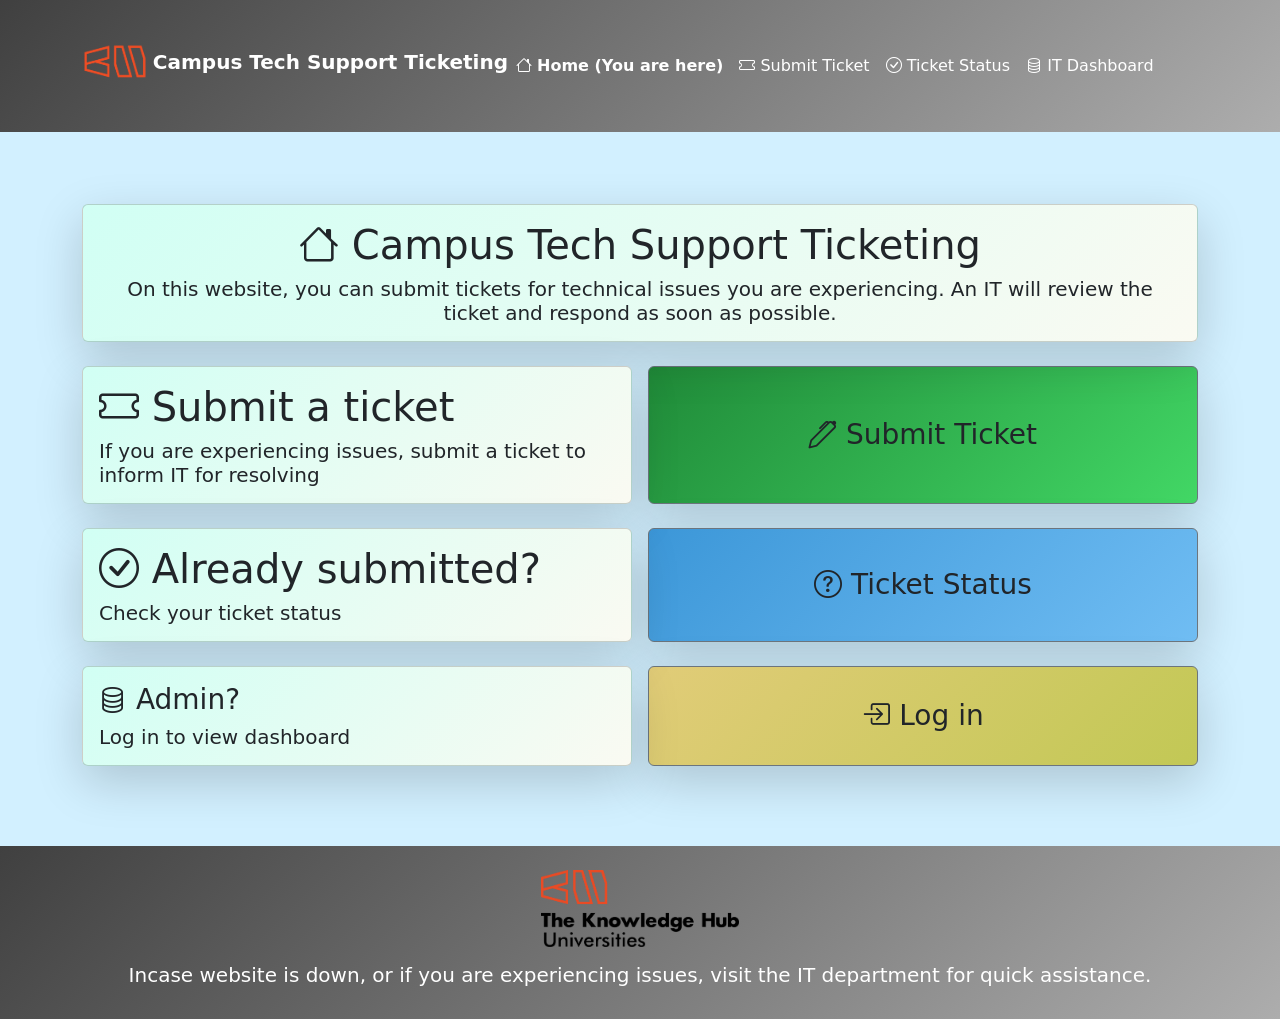
<file: index.html>
<!DOCTYPE html>
<html lang="en">
<head>
    <meta charset="UTF-8">
    <meta name="viewport" content="width=device-width, initial-scale=1.0">
    <!-- Don't forget to rename the title based on your page-->
    <title>Home Page</title>
    <!-- Link all three stylesheets in this order-->
    <link rel="stylesheet" href="https://cdn.jsdelivr.net/npm/bootstrap@5.3.8/dist/css/bootstrap.min.css" rel="stylesheet" integrity="sha384-sRIl4kxILFvY47J16cr9ZwB07vP4J8+LH7qKQnuqkuIAvNWLzeN8tE5YBujZqJLB" crossorigin="anonymous">
    <link rel="stylesheet" href="https://cdn.jsdelivr.net/npm/bootstrap-icons@1.10.5/font/bootstrap-icons.css">
    <link rel="stylesheet" href="styles.css">
</head>

<!--Remember to read comments in styles.css to get a better understanding of the colors used!!!!!!!!!!!-->

<body class="bg-brandbg">
    <!-- Copy the header-->
    <header class="bg-brand text-white py-4 text-center">
            <nav class="navbar navbar-expand-lg">
                <div class="container align-items-start align-items-lg-center">
                    <a class="navbar-brand h2 fw-bold text-white d-flex align-items-center me-0" href="index.html">
                        <img src="tkhlogo.png" alt="TKH logo" class="me-1" height="50" >
                        <span class="text-wrap">Campus Tech Support Ticketing</span>
                    </a>
                    
                    <button class="navbar-toggler" type="button" data-bs-toggle="collapse" data-bs-target="#navBar">
                        <span class="navbar-toggler-icon"></span>
                    </button>

                    <div class="collapse navbar-collapse" id="navBar">
                        <ul class="navbar-nav me-auto">
                            <li class="nav-item"><a class="nav-link active text-white" href="index.html"><i class="bi bi-house"></i> <strong> Home (You are here)</strong></a></li>
                            <li class="nav-item"><a class="nav-link text-white" href="ticketform.html"><i class="bi bi-ticket"></i> Submit Ticket</a></li>
                            <li class="nav-item"><a class="nav-link text-white" href="ticketstatus.html"><i class="bi bi-check-circle"></i> Ticket Status</a></li>
                            <li class="nav-item"><a class="nav-link text-white" href="dashboard.html"><i class="bi bi-database"></i> IT Dashboard</a></li>
                        </ul>
                    </div>
                </div>
            </nav>
    </header>

    <main class="container my-4 py-5">
        <div class="row g-3">
            <article class="col-sm-12 col-md-12 col-lg-12 mb-2">
                <div class="card h-100 bg-brandcard shadow-lg">
                    <div class="card-body">
                        <h1 class="card-title text-center"><i class="bi bi-house"></i> Campus Tech Support Ticketing</h1>
                        <h5 class="card-text text-center">On this website, you can submit tickets for technical issues you are experiencing. An IT will review the ticket and respond as soon as possible.</h5>
                    </div>
                </div>
            </article>
            <article class="col-sm-12 col-md-6 col-lg-6 mb-2">
                <div class="card h-100 bg-brandcard shadow-lg">
                    <div class="card-body">
                        <h1 class="card-title"><i class="bi bi-ticket"></i> Submit a ticket</h1>
                        <h5 class="card-text">If you are experiencing issues, submit a ticket to inform IT for resolving</h5>
                    </div>
                </div>
            </article>
            <article class="col-sm-12 col-md-6 col-lg-6 mb-2">
                <button type="button" class="btn bg-mainbutton shadow-lg h-100 w-100 fs-3 border-secondary" onclick="window.location.href='ticketform.html'"><i class="bi bi-pen"></i> Submit Ticket</button>
            </article>

            <article class="col-sm-12 col-md-6 col-lg-6 mb-2">
                <div class="card h-100 bg-brandcard shadow-lg">
                    <div class="card-body">
                        <h1 class="card-title"><i class="bi bi-check-circle"></i> Already submitted?</h1>
                        <h5 class="card-text">Check your ticket status</h5>
                    </div>
                </div>
            </article>
            <article class="col-sm-12 col-md-6 col-lg-6 mb-2">
                <button type="button" class="btn bg-secondbutton shadow-lg h-100 w-100 fs-3 border-secondary" onclick="window.location.href='ticketstatus.html'"><i class="bi bi-question-circle"></i> Ticket Status</button>
            </article>

            <article class="col-sm-12 col-md-6 col-lg-6 mb-2">
                <div class="card h-100 bg-brandcard shadow-lg">
                    <div class="card-body">
                        <h3 class="card-title"><i class="bi bi-database"></i> Admin?</h3>
                        <h5 class="card-text">Log in to view dashboard</h5>
                    </div>
                </div>
            </article>
            <article class="col-sm-12 col-md-6 col-lg-6 mb-2">
                <button type="button" class="btn bg-thirdbutton shadow-lg h-100 w-100 fs-3 border-secondary" onclick="window.location.href='dashboard.html'"><i class="bi bi-box-arrow-in-right"></i> Log in</button>
            </article>
        </div>
    </main>
    
    <!-- Copy the footer-->
    <footer class="bg-brand text-white py-4 text-center">
        <article>
            <div>
                <img src="tkh.png" alt="The Knowledge Hub" width="198.5" height="77.5" class="mb-3">
            </div>
            <div>
                <h5>Incase website is down, or if you are experiencing issues, visit the IT department for quick assistance.</h5>
            </div>
        </article>
    </footer>

    <!-- Copy the JavaScript for Bootstrap-->
    <script src="https://cdn.jsdelivr.net/npm/bootstrap@5.3.8/dist/js/bootstrap.bundle.min.js" integrity="sha384-FKyoEForCGlyvwx9Hj09JcYn3nv7wiPVlz7YYwJrWVcXK/BmnVDxM+D2scQbITxI" crossorigin="anonymous"></script>
</body>
</html>
</file>
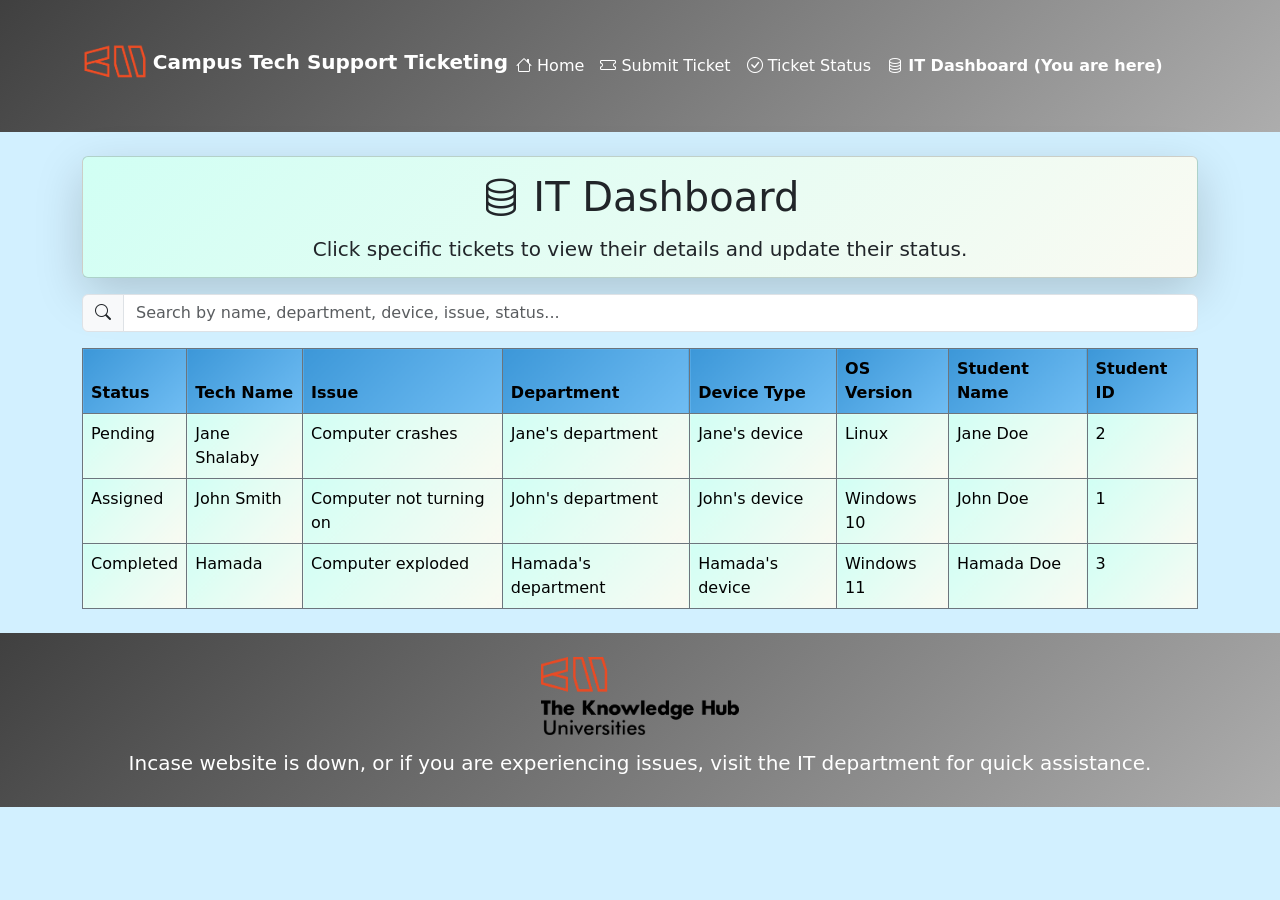
<file: dashboard.html>
<!DOCTYPE html>
<html lang="en">
<head>
    <meta charset="UTF-8">
    <meta name="viewport" content="width=device-width, initial-scale=1.0">
    <title>Dashboard</title>
    <link rel="stylesheet" href="https://cdn.jsdelivr.net/npm/bootstrap@5.3.8/dist/css/bootstrap.min.css" rel="stylesheet" integrity="sha384-sRIl4kxILFvY47J16cr9ZwB07vP4J8+LH7qKQnuqkuIAvNWLzeN8tE5YBujZqJLB" crossorigin="anonymous">
    <link rel="stylesheet" href="https://cdn.jsdelivr.net/npm/bootstrap-icons@1.10.5/font/bootstrap-icons.css">
    <link rel="stylesheet" href="styles.css">
</head>

<body class="bg-brandbg">

    <header class="bg-brand text-white py-4 text-center">
            <nav class="navbar navbar-expand-lg">
                <div class="container align-items-start align-items-lg-center">
                    <a class="navbar-brand h2 fw-bold text-white d-flex align-items-center me-0" href="index.html">
                        <img src="tkhlogo.png" alt="TKH logo" class="me-1" height="50" >
                        <span class="text-wrap">Campus Tech Support Ticketing</span>
                    </a>
                    
                    <button class="navbar-toggler" type="button" data-bs-toggle="collapse" data-bs-target="#navBar">
                        <span class="navbar-toggler-icon"></span>
                    </button>

                    <div class="collapse navbar-collapse" id="navBar">
                        <ul class="navbar-nav me-auto">
                            <li class="nav-item"><a class="nav-link active text-white" href="index.html"><i class="bi bi-house"></i> Home</a></li>
                            <li class="nav-item"><a class="nav-link text-white" href="ticketform.html"><i class="bi bi-ticket"></i> Submit Ticket</a></li>
                            <li class="nav-item"><a class="nav-link text-white" href="ticketstatus.html"><i class="bi bi-check-circle"></i> Ticket Status</a></li>
                            <li class="nav-item"><a class="nav-link text-white" href="dashboard.html"><i class="bi bi-database"></i> <strong>IT Dashboard (You are here)</strong></a></li>
                        </ul>
                    </div>
                </div>
            </nav>
    </header>

    <main class="container mt-3 py-2">  

        <!-- Main text-->
        <div class="row g-3">
            <article class="col-sm-12 col-md-12 col-lg-12 mb-3">
                <div class="card h-100 bg-brandcard shadow-lg">
                    <div class="card-body">
                        <h1 class="card-title text-center mb-3"><i class="bi bi-database"></i> IT Dashboard</h1>
                        <h5 class="card-text text-center"> Click specific tickets to view their details and update their status.</h5>
                    </div>
                </div>
            </article>
        </div>

        <!-- Search bar that filters the table -->
        <div class="mb-3">
            <!-- Label for accessibility -->
            <label for="tableSearch" class="form-label visually-hidden">Search tickets</label>
            
            <!-- Search bar -->
            <div class="input-group">
                <span class="input-group-text"><i class="bi bi-search"></i></span>
                <input type="search" id="tableSearch" class="form-control"
                   placeholder="Search by name, department, device, issue, status..."
                   autocomplete="off">
            </div>
        </div>

        <!-- table-responsive stops the table from overflowing off the screen -->
        <div  class="table-responsive">
            <!-- Table for displaying ticket information    -->
            <table class="table table-hover table-bordered border-secondary">
                
                <thead class="table-header">
                    <tr>
                        <!-- The scope=col doesn't really matter much, but it helps with accessibility -->
                        <th scope="col">Status</th>
                        <th scope="col">Tech Name</th>
                        <th scope="col">Issue</th>
                        <th scope="col">Department</th>
                        <th scope="col">Device Type</th>
                        <th scope="col">OS Version</th>
                        <th scope="col">Student Name</th>
                        <th scope="col">Student ID</th>
                    </tr>
                </thead>

                <tbody id="ticketTableBody" class="table-body" >

                    <tr>
                        <td>Pending</td>
                        <td>Jane Shalaby</td>
                        <td>Computer crashes</td>
                        <td>Jane's department</td>
                        <td>Jane's device</td>
                        <td>Linux</td>
                        <td>Jane Doe</td>
                        <td>2</td>
                    </tr>

                    <tr>
                        <td>Assigned</td>
                        <td>John Smith</td>
                        <td>Computer not turning on</td>
                        <td>John's department</td>
                        <td>John's device</td>
                        <td>Windows 10</td>
                        <td>John Doe</td>
                        <td>1</td>
                    </tr>

                    <tr>
                        <td>Completed</td>
                        <td>Hamada</td>
                        <td>Computer exploded</td>
                        <td>Hamada's department</td>
                        <td>Hamada's device</td>
                        <td>Windows 11</td>
                        <td>Hamada Doe</td>
                        <td>3</td>
                    </tr>
                    
                </tbody>
            </table>
        </div>

    </main>

    <footer class="bg-brand text-white py-4 text-center">
        <article>
            <div>
                <img src="tkh.png" alt="The Knowledge Hub" width="198.5" height="77.5" class="mb-3">
            </div>
            <div>
                <h5>Incase website is down, or if you are experiencing issues, visit the IT department for quick assistance.</h5>
            </div>
        </article>
    </footer>

    <script src="https://cdn.jsdelivr.net/npm/bootstrap@5.3.8/dist/js/bootstrap.bundle.min.js" integrity="sha384-FKyoEForCGlyvwx9Hj09JcYn3nv7wiPVlz7YYwJrWVcXK/BmnVDxM+D2scQbITxI" crossorigin="anonymous"></script>

    

</body>
</html>
</file>
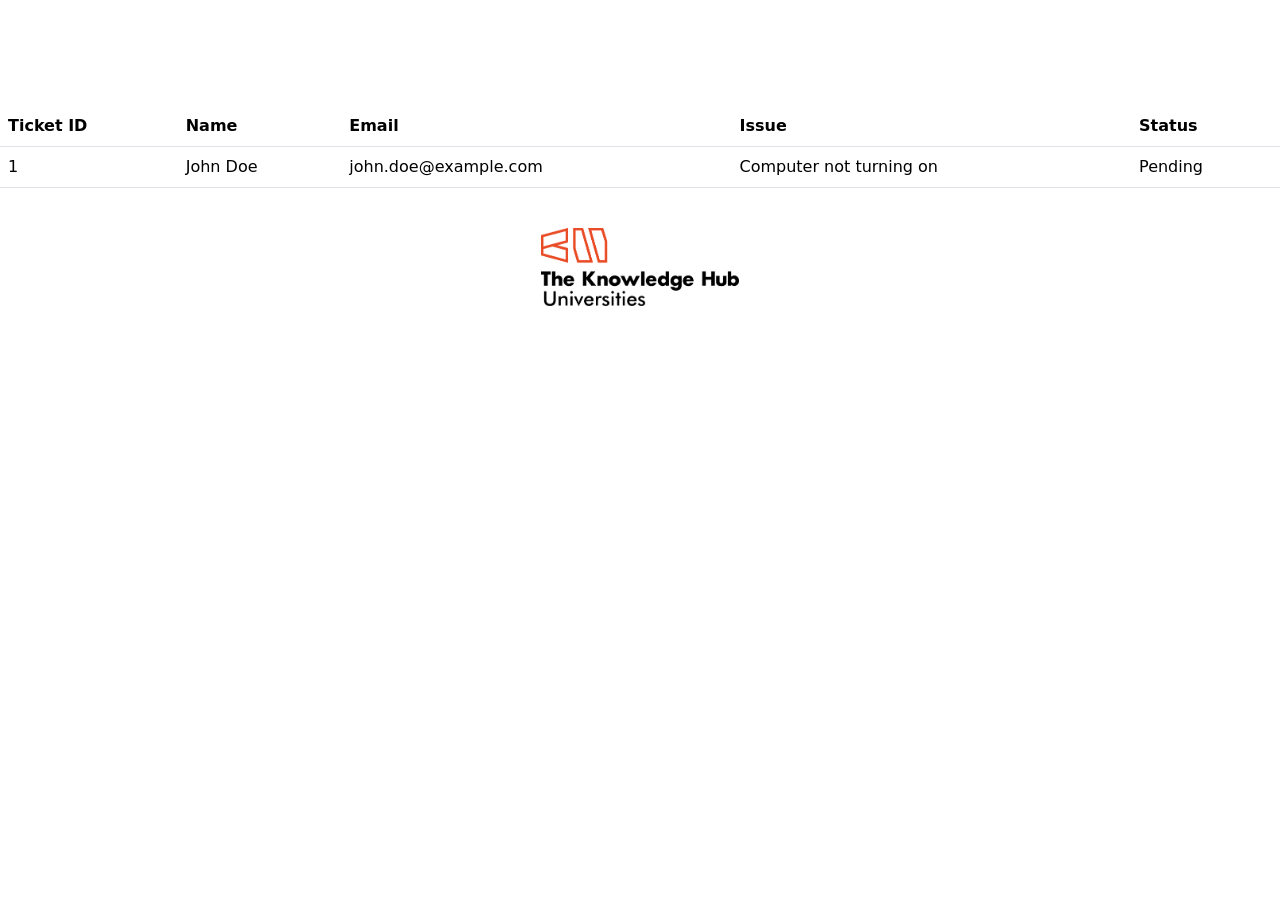
<file: IT Dashboard.html>
<!DOCTYPE html>
<html lang="en">
<head>
    <meta charset="UTF-8">
    <meta name="viewport" content="width=device-width, initial-scale=1.0">
    <title>IT Dashboard</title>
    <link rel="stylesheet" href="https://cdn.jsdelivr.net/npm/bootstrap@5.3.8/dist/css/bootstrap.min.css" rel="stylesheet" integrity="sha384-sRIl4kxILFvY47J16cr9ZwB07vP4J8+LH7qKQnuqkuIAvNWLzeN8tE5YBujZqJLB" crossorigin="anonymous">
    <link rel="stylesheet" href="https://cdn.jsdelivr.net/npm/bootstrap-icons@1.10.5/font/bootstrap-icons.css">
    <link rel="stylesheet" href="styles.css">
</head>

<body class="bg-lightblue">

    <header class="bg-graygradient text-white py-4 text-center">
            <nav class="navbar navbar-expand-lg">
                <div class="container">
                    <a class="navbar-brand h2 fw-bold text-white" href="#">Campus Tech Support Ticketing</a>
                    
                    <button class="navbar-toggler" type="button" data-bs-toggle="collapse" data-bs-target="#navBar">
                        <span class="navbar-toggler-icon"></span>
                    </button>

                    <div class="collapse navbar-collapse" id="navBar">
                        <ul class="navbar-nav me-auto">
                            <li class="nav-item"><a class="nav-link active text-white" href="index.html"><i class="bi bi-house"></i> Home</a></li>
                            <li class="nav-item"><a class="nav-link text-white" href="ticketform.html"><i class="bi bi-ticket"></i> Submit Ticket</a></li>
                            <li class="nav-item"><a class="nav-link text-white" href="ticketstatus.html"><i class="bi bi-check-circle"></i> Ticket Status</a></li>
                            <li class="nav-item"><a class="nav-link text-white" href="dashboard.html"><i class="bi bi-database"></i> IT Dashboard</a></li>
                        </ul>
                    </div>
                </div>
            </nav>
    </header>

    <main>  

        <table class="table table-hover">
            <thead class="bg-whitegradient">
                <tr>
                    <th scope="col">Ticket ID</th>
                    <th scope="col">Name</th>
                    <th scope="col">Email</th>
                    <th scope="col">Issue</th>
                    <th scope="col">Status</th>
                </tr>
            </thead>
            <tbody id="ticketTableBody">
                <tr>
                    <td>1</td>
                    <td>John Doe</td>
                    <td>john.doe@example.com</td>
                    <td>Computer not turning on</td>
                    <td>Pending</td>
                </tr>
            </tbody>
        </table>

    </main>

    <footer class="bg-graygradient text-white py-4 text-center">
        <article>
            <div>
                <img src="tkh.png" alt="The Knowledge Hub" width="198.5" height="77.5" class="mb-3">
            </div>
            <div>
                <h5>Incase website is down, or if you are experiencing issues, visit the IT department for quick assistance.</h5>
            </div>
        </article>
    </footer>

    <script src="https://cdn.jsdelivr.net/npm/bootstrap@5.3.8/dist/js/bootstrap.bundle.min.js" integrity="sha384-FKyoEForCGlyvwx9Hj09JcYn3nv7wiPVlz7YYwJrWVcXK/BmnVDxM+D2scQbITxI" crossorigin="anonymous"></script>

</body>
</html>
</file>
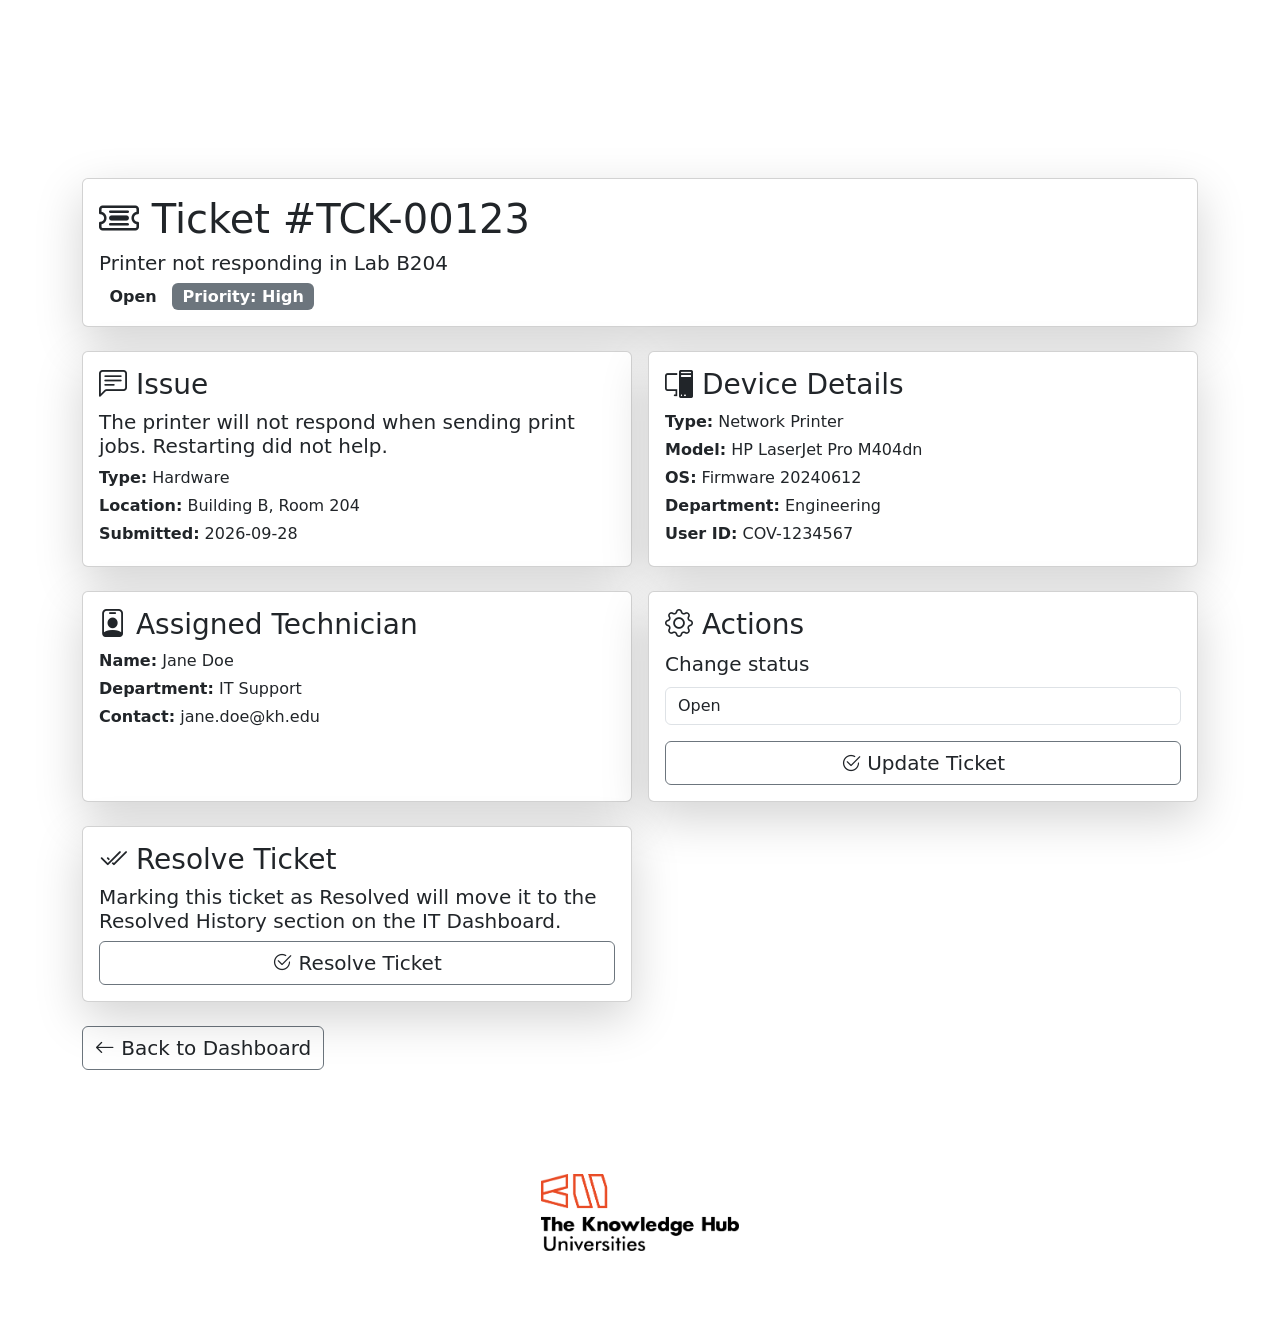
<file: ticketdetail.html>
<!DOCTYPE html>
<html lang="en">
<head>
    <meta charset="UTF-8">
    <meta name="viewport" content="width=device-width, initial-scale=1.0">
    <title>Ticket Detail</title>
    <link rel="stylesheet" href="https://cdn.jsdelivr.net/npm/bootstrap@5.3.8/dist/css/bootstrap.min.css" integrity="sha384-sRIl4kxILFvY47J16cr9ZwB07vP4J8+LH7qKQnuqkuIAvNWLzeN8tE5YBujZqJLB" crossorigin="anonymous">
    <link rel="stylesheet" href="https://cdn.jsdelivr.net/npm/bootstrap-icons@1.10.5/font/bootstrap-icons.css">
    <link rel="stylesheet" href="styles.css">
</head>
<body class="bg-lightblue">

    <header class="bg-graygradient text-white py-4 text-center">
        <nav class="navbar navbar-expand-lg">
            <div class="container">
                <a class="navbar-brand h2 fw-bold text-white" href="#">Campus Tech Support Ticketing</a>
                <button class="navbar-toggler" type="button" data-bs-toggle="collapse" data-bs-target="#navBar">
                    <span class="navbar-toggler-icon"></span>
                </button>
                <div class="collapse navbar-collapse" id="navBar">
                    <ul class="navbar-nav me-auto">
                        <li class="nav-item"><a class="nav-link text-white" href="index.html"><i class="bi bi-house"></i> Home</a></li>
                        <li class="nav-item"><a class="nav-link text-white" href="ticketform.html"><i class="bi bi-ticket"></i> Submit Ticket</a></li>
                        <li class="nav-item"><a class="nav-link text-white" href="ticketstatus.html"><i class="bi bi-check-circle"></i> Ticket Status</a></li>
                        <li class="nav-item"><a class="nav-link active text-white" href="dashboard.html"><i class="bi bi-database"></i> IT Dashboard</a></li>
                    </ul>
                </div>
            </div>
        </nav>
    </header>

    <main class="container my-4 py-5">
        <div class="row g-3">

            <article class="col-sm-12 col-md-12 col-lg-12 mb-2">
                <div class="card h-100 bg-whitegradient shadow-lg">
                    <div class="card-body">
                        <h1 class="card-title"><i class="bi bi-ticket-detailed"></i> Ticket #TCK-00123</h1>
                        <h5 class="card-text">Printer not responding in Lab B204</h5>
                        <span class="badge bg-yellowgradient text-dark fs-6">Open</span>
                        <span class="badge bg-secondary fs-6">Priority: High</span>
                    </div>
                </div>
            </article>

            <article class="col-sm-12 col-md-6 col-lg-6 mb-2">
                <div class="card h-100 bg-whitegradient shadow-lg">
                    <div class="card-body">
                        <h3 class="card-title"><i class="bi bi-chat-left-text"></i> Issue</h3>
                        <h5 class="card-text">The printer will not respond when sending print jobs. Restarting did not help.</h5>
                        <p class="mb-1"><strong>Type:</strong> Hardware</p>
                        <p class="mb-1"><strong>Location:</strong> Building B, Room 204</p>
                        <p class="mb-1"><strong>Submitted:</strong> 2026-09-28</p>
                    </div>
                </div>
            </article>

            <article class="col-sm-12 col-md-6 col-lg-6 mb-2">
                <div class="card h-100 bg-whitegradient shadow-lg">
                    <div class="card-body">
                        <h3 class="card-title"><i class="bi bi-pc-display"></i> Device Details</h3>
                        <p class="mb-1"><strong>Type:</strong> Network Printer</p>
                        <p class="mb-1"><strong>Model:</strong> HP LaserJet Pro M404dn</p>
                        <p class="mb-1"><strong>OS:</strong> Firmware 20240612</p>
                        <p class="mb-1"><strong>Department:</strong> Engineering</p>
                        <p class="mb-1"><strong>User ID:</strong> COV-1234567</p>
                    </div>
                </div>
            </article>

            <article class="col-sm-12 col-md-6 col-lg-6 mb-2">
                <div class="card h-100 bg-whitegradient shadow-lg">
                    <div class="card-body">
                        <h3 class="card-title"><i class="bi bi-person-badge"></i> Assigned Technician</h3>
                        <p class="mb-1"><strong>Name:</strong> Jane Doe</p>
                        <p class="mb-1"><strong>Department:</strong> IT Support</p>
                        <p class="mb-1"><strong>Contact:</strong> jane.doe@kh.edu</p>
                    </div>
                </div>
            </article>

            <article class="col-sm-12 col-md-6 col-lg-6 mb-2">
                <div class="card h-100 bg-whitegradient shadow-lg">
                    <div class="card-body">
                        <h3 class="card-title"><i class="bi bi-gear"></i> Actions</h3>
                        <label class="form-label fs-5">Change status</label>
                        <select class="form-control mb-3">
                            <option>Open</option>
                            <option>In Progress</option>
                            <option>Resolved</option>
                            <option>Closed</option>
                        </select>
                        <button type="button" class="btn bg-greengradient border-secondary w-100 fs-5">
                            <i class="bi bi-check2-circle"></i> Update Ticket
                        </button>
                    </div>
                </div>
            </article>

            <article class="col-sm-12 col-md-6 col-lg-6 mb-2">
                <div class="card h-100 bg-whitegradient shadow-lg">
                    <div class="card-body">
                        <h3 class="card-title"><i class="bi bi-check2-all"></i> Resolve Ticket</h3>
                        <h5 class="card-text">Marking this ticket as Resolved will move it to the Resolved History section on the IT Dashboard.</h5>
                        <form action="resolve.php" method="POST">
                            <input type="hidden" name="ticket_id" value="TCK-00123">
                            <button type="submit" class="btn bg-greengradient border-secondary w-100 fs-5">
                                <i class="bi bi-check2-circle"></i> Resolve Ticket
                            </button>
                        </form>
                    </div>
                </div>
            </article>

            <article class="col-sm-12 col-md-12 col-lg-12 mb-2">
                <a href="dashboard.html" class="btn bg-bluegradient border-secondary fs-5">
                    <i class="bi bi-arrow-left"></i> Back to Dashboard
                </a>
            </article>

        </div>
    </main>

    <footer class="bg-graygradient text-white py-4 text-center">
        <article>
            <div>
                <img src="tkh.png" alt="The Knowledge Hub" width="198.5" height="77.5" class="mb-3">
            </div>
            <div>
                <h5>Incase website is down, or if you are experiencing issues, visit the IT department for quick assistance.</h5>
            </div>
        </article>
    </footer>

    <script src="https://cdn.jsdelivr.net/npm/bootstrap@5.3.8/dist/js/bootstrap.bundle.min.js" integrity="sha384-FKyoEForCGlyvwx9Hj09JcYn3nv7wiPVlz7YYwJrWVcXK/BmnVDxM+D2scQbITxI" crossorigin="anonymous"></script>
</body>
</html>
</file>
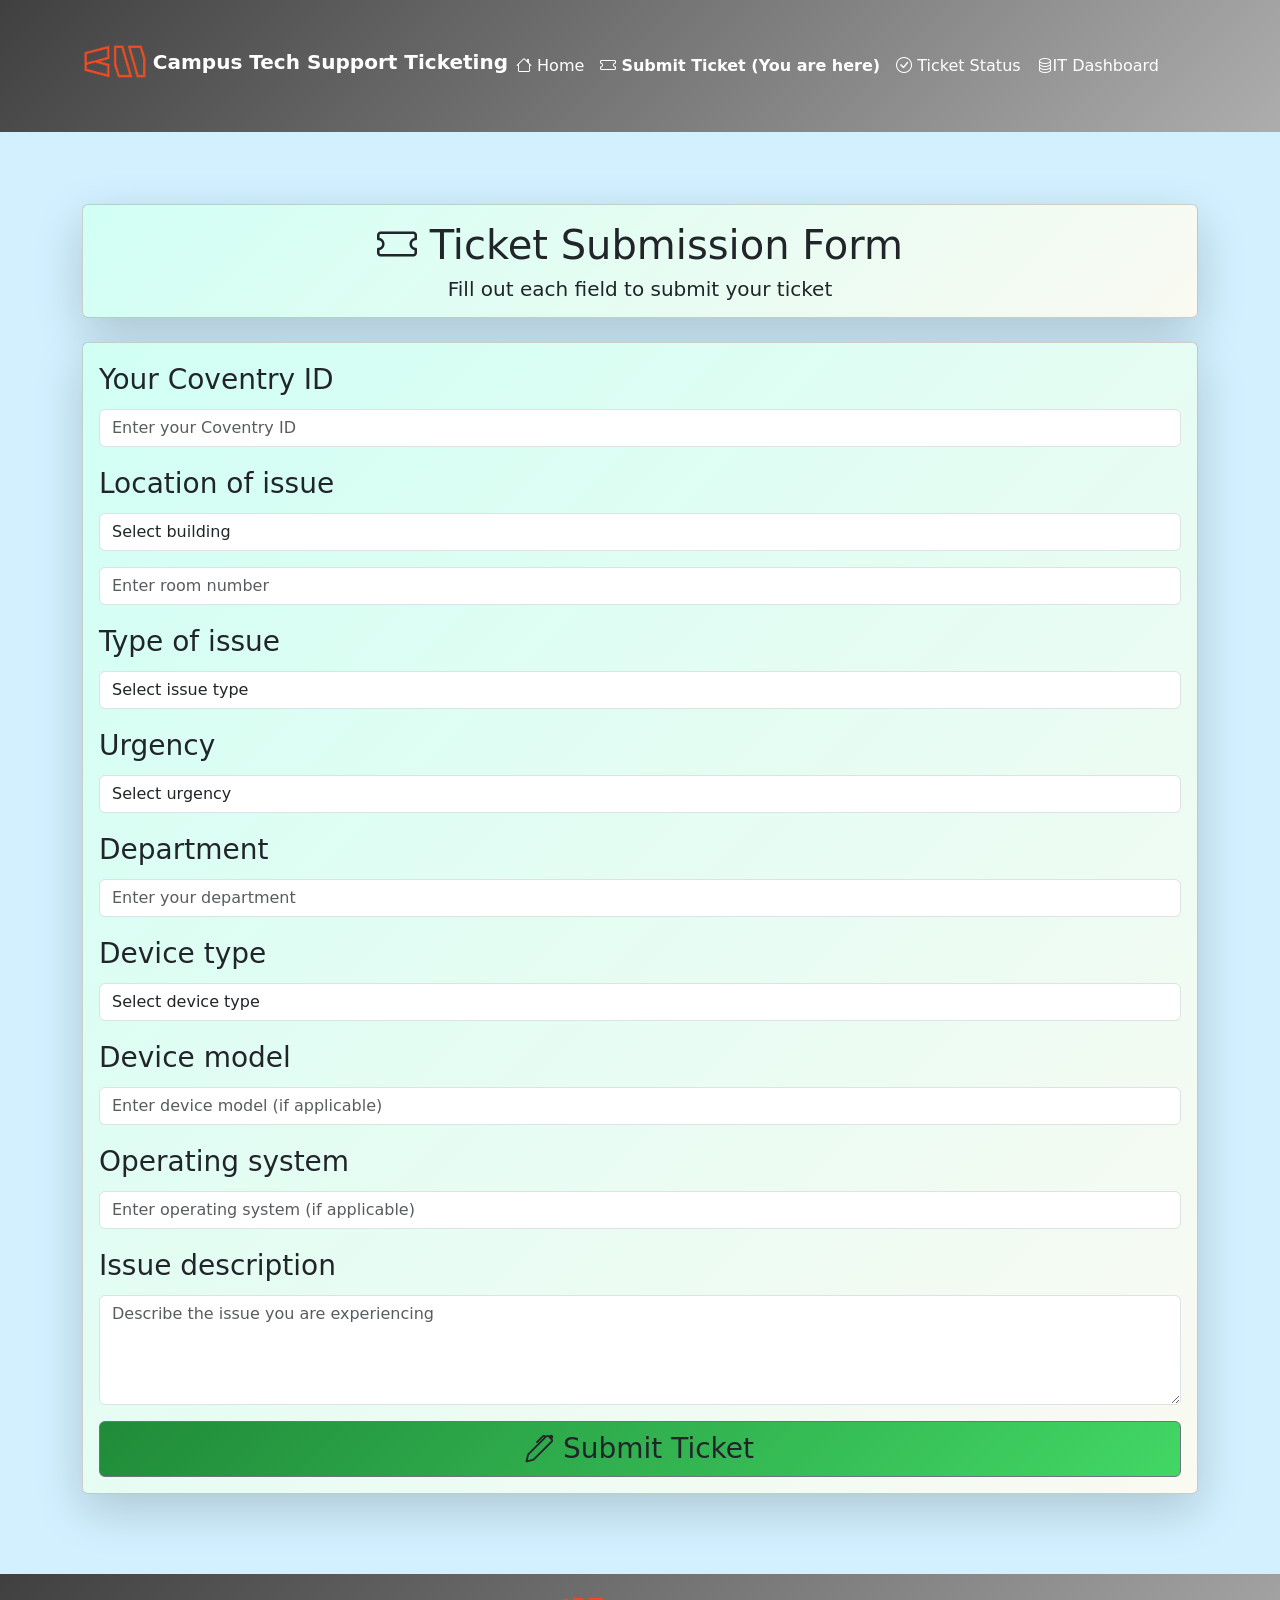
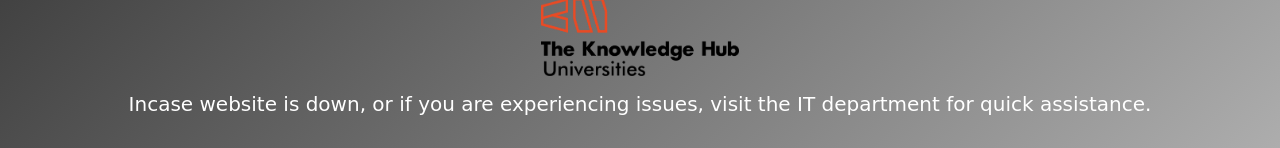
<file: ticketform.html>
<!DOCTYPE html>
<html lang="en">
<head>
    <meta charset="UTF-8">
    <meta name="viewport" content="width=device-width, initial-scale=1.0">
    <title>Ticket Form</title>
    <link rel="stylesheet" href="https://cdn.jsdelivr.net/npm/bootstrap@5.3.8/dist/css/bootstrap.min.css" rel="stylesheet" integrity="sha384-sRIl4kxILFvY47J16cr9ZwB07vP4J8+LH7qKQnuqkuIAvNWLzeN8tE5YBujZqJLB" crossorigin="anonymous">
    <link rel="stylesheet" href="https://cdn.jsdelivr.net/npm/bootstrap-icons@1.10.5/font/bootstrap-icons.css">
    <link rel="stylesheet" href="styles.css">
</head>
<body class="bg-brandbg">
    <header class="bg-brand text-white py-4 text-center">
            <nav class="navbar navbar-expand-lg">
                <div class="container align-items-start align-items-lg-center">
                    <a class="navbar-brand h2 fw-bold text-white d-flex align-items-center me-0" href="index.html">
                        <img src="tkhlogo.png" alt="TKH logo" class="me-1" height="50" >
                        <span class="text-wrap">Campus Tech Support Ticketing</span>
                    </a>
                    
                    <button class="navbar-toggler" type="button" data-bs-toggle="collapse" data-bs-target="#navBar">
                        <span class="navbar-toggler-icon"></span>
                    </button>

                    <div class="collapse navbar-collapse" id="navBar">
                        <ul class="navbar-nav me-auto">
                            <li class="nav-item"><a class="nav-link active text-white" href="index.html"><i class="bi bi-house"></i> Home</a></li>
                            <li class="nav-item"><a class="nav-link text-white" href="ticketform.html"><i class="bi bi-ticket"></i> <strong> Submit Ticket (You are here)</strong></a></li>
                            <li class="nav-item"><a class="nav-link text-white" href="ticketstatus.html"><i class="bi bi-check-circle"></i> Ticket Status</a></li>
                            <li class="nav-item"><a class="nav-link text-white" href="dashboard.html"><i class="bi bi-database"></i>IT Dashboard</a></li>
                        </ul>
                    </div>
                </div>
            </nav>
    </header>

    <main class="container my-4 py-5">
        <div class="row g-3">
            <article class="col-sm-12 col-md-12 col-lg-12 mb-2">
                <div class="card h-100 bg-brandcard shadow-lg">
                    <div class="card-body">
                        <h1 class="card-title text-center"><i class="bi bi-ticket"></i> Ticket Submission Form</h1>
                        <h5 class="card-text text-center">Fill out each field to submit your ticket</h5>
                    </div>
                </div>
            </article>
            <article class="col-sm-12 col-md-12 col-lg-12 mb-2">
                <div class="card h-100 bg-brandcard shadow-lg">
                    <div class="card-body">
                        <form>
                            <div class="mb-3">
                                <label for="name" class="form-label fs-3">Your Coventry ID</label>
                                <input type="text" class="form-control" id="covId" placeholder="Enter your Coventry ID" required>
                            </div>
                            <div class="mb-3">
                                <label for="location" class="form-label fs-3">Location of issue</label>
                                <select class="form-control mb-3" id="buildingNumber" required>
                                    <option value="" disabled selected>Select building</option>
                                    <option value="A">Building A</option>
                                    <option value="B">Building B</option>
                                    <option value="C">Building C</option>
                                    <option value="Eng">Engineering Building</option>
                                </select>
                                <input type="text" class="form-control" id="roomNumber" placeholder="Enter room number" required>
                            </div>
                            <div class="mb-3">
                                <label for="issueType" class="form-label fs-3">Type of issue</label>
                                <select class="form-control mb-3" id="issueType" required>
                                    <option value="" disabled selected>Select issue type</option>
                                    <option value="hardware">Hardware</option>
                                    <option value="software">Software</option>
                                    <option value="network">Network</option>
                                    <option value="other">Other</option>
                                </select>
                            </div>
                            <div class="mb-3">
                                <label for="priority" class="form-label fs-3">Urgency</label>
                                <select class="form-control mb-3" id="priority" required>
                                    <option value="" disabled selected>Select urgency</option>
                                    <option value="low">Low</option>
                                    <option value="medium">Medium</option>
                                    <option value="high">High</option>
                                </select>
                            </div>
                            <div class="mb-3">
                                <label for="department" class="form-label fs-3">Department</label>
                                <input type="text" class="form-control" id="department" placeholder="Enter your department" required>
                            </div>
                            <div class="mb-3">
                                <label for="deviceType" class="form-label fs-3">Device type</label>
                                <select class="form-control mb-3" id="deviceType" required>
                                    <option value="" disabled selected>Select device type</option>
                                    <option value="desktop">Desktop</option>
                                    <option value="laptop">Laptop</option>
                                    <option value="printer">Printer</option>
                                    <option value="projector">Projector</option>
                                    <option value="network">Network Device</option>
                                    <option value="other">Other</option>
                                </select>
                            </div>
                            <div class="mb-3">
                                <label for="deviceModel" class="form-label fs-3">Device model</label>
                                <input type="text" class="form-control" id="deviceModel" placeholder="Enter device model (if applicable)">
                            </div>
                            <div class="mb-3">
                                <label for="operatingSystem" class="form-label fs-3">Operating system</label>
                                <input type="text" class="form-control" id="operatingSystem" placeholder="Enter operating system (if applicable)">
                            </div>
                            <div class="mb-3">
                                <label for="issueDescription" class="form-label fs-3">Issue description</label>
                                <textarea class="form-control" id="issue" rows="4" placeholder="Describe the issue you are experiencing" required></textarea>
                            </div>
                            <button type="submit" class="btn bg-mainbutton border-secondary w-100 h-100 fs-3" onclick="window.location.href='ticketstatus.html'"><i class="bi bi-pen"></i> Submit Ticket</button>
                        </form>
                    </div>
                </div>
        </div>
    </main>

    <footer class="bg-brand text-white py-4 text-center">
        <article>
            <div>
                <img src="tkh.png" alt="The Knowledge Hub" width="198.5" height="77.5" class="mb-3">
            </div>
            <div>
                <h5>Incase website is down, or if you are experiencing issues, visit the IT department for quick assistance.</h5>
            </div>
        </article>
    </footer>
    <script src="https://cdn.jsdelivr.net/npm/bootstrap@5.3.8/dist/js/bootstrap.bundle.min.js" integrity="sha384-FKyoEForCGlyvwx9Hj09JcYn3nv7wiPVlz7YYwJrWVcXK/BmnVDxM+D2scQbITxI" crossorigin="anonymous"></script>
</body>
</html>
</file>
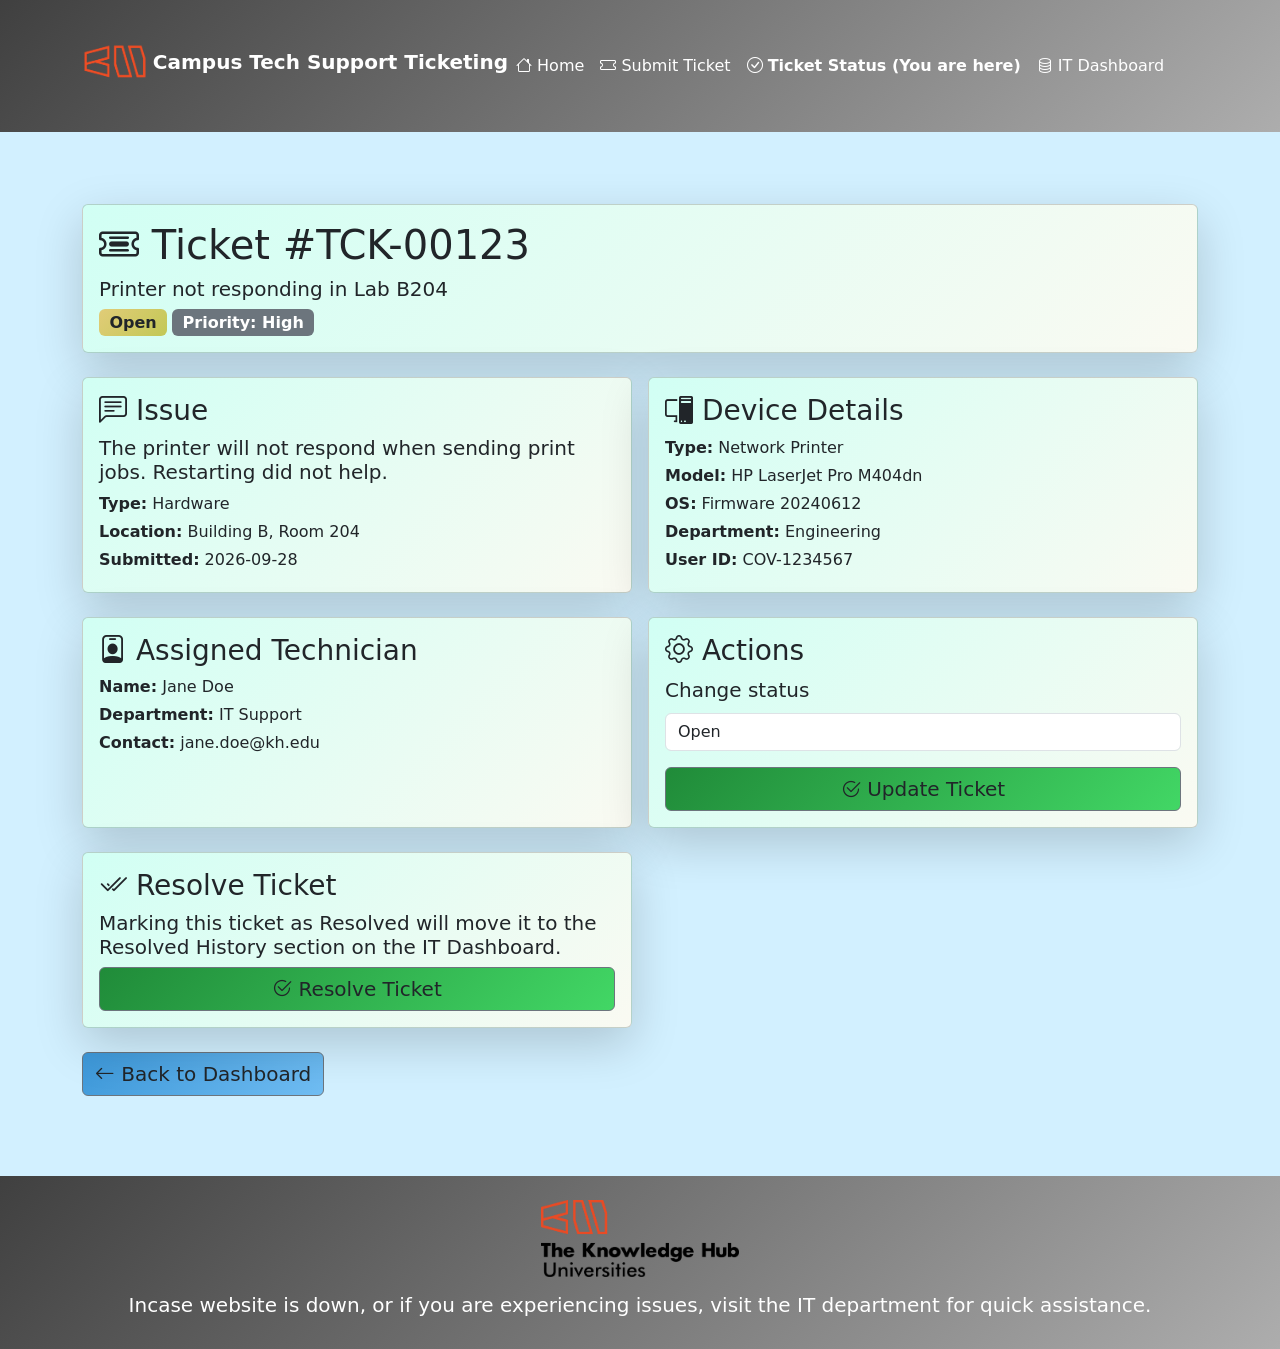
<file: ticketstatus.html>
<!DOCTYPE html>
<html lang="en">
<head>
    <meta charset="UTF-8">
    <meta name="viewport" content="width=device-width, initial-scale=1.0">
    <title>Ticket Status</title>
    <link rel="stylesheet" href="https://cdn.jsdelivr.net/npm/bootstrap@5.3.8/dist/css/bootstrap.min.css" integrity="sha384-sRIl4kxILFvY47J16cr9ZwB07vP4J8+LH7qKQnuqkuIAvNWLzeN8tE5YBujZqJLB" crossorigin="anonymous">
    <link rel="stylesheet" href="https://cdn.jsdelivr.net/npm/bootstrap-icons@1.10.5/font/bootstrap-icons.css">
    <link rel="stylesheet" href="styles.css">
</head>
<body class="bg-brandbg">

    <header class="bg-brand text-white py-4 text-center">
            <nav class="navbar navbar-expand-lg">
                <div class="container align-items-start align-items-lg-center">
                    <a class="navbar-brand h2 fw-bold text-white d-flex align-items-center me-0" href="index.html">
                        <img src="tkhlogo.png" alt="TKH logo" class="me-1" height="50" >
                        <span class="text-wrap">Campus Tech Support Ticketing</span>
                    </a>
                    
                    <button class="navbar-toggler" type="button" data-bs-toggle="collapse" data-bs-target="#navBar">
                        <span class="navbar-toggler-icon"></span>
                    </button>

                    <div class="collapse navbar-collapse" id="navBar">
                        <ul class="navbar-nav me-auto">
                            <li class="nav-item"><a class="nav-link active text-white" href="index.html"><i class="bi bi-house"></i> Home</a></li>
                            <li class="nav-item"><a class="nav-link text-white" href="ticketform.html"><i class="bi bi-ticket"></i> Submit Ticket</a></li>
                            <li class="nav-item"><a class="nav-link text-white" href="ticketstatus.html"><i class="bi bi-check-circle"></i> <strong> Ticket Status (You are here)</strong></a></li>
                            <li class="nav-item"><a class="nav-link text-white" href="dashboard.html"><i class="bi bi-database"></i> IT Dashboard</a></li>
                        </ul>
                    </div>
                </div>
            </nav>
    </header>

    <main class="container my-4 py-5">
        <div class="row g-3">

            <article class="col-sm-12 col-md-12 col-lg-12 mb-2">
                <div class="card h-100 bg-brandcard shadow-lg">
                    <div class="card-body">
                        <h1 class="card-title"><i class="bi bi-ticket-detailed"></i> Ticket #TCK-00123</h1>
                        <h5 class="card-text">Printer not responding in Lab B204</h5>
                        <span class="badge bg-thirdbutton text-dark fs-6">Open</span>
                        <span class="badge bg-secondary fs-6">Priority: High</span>
                    </div>
                </div>
            </article>

            <article class="col-sm-12 col-md-6 col-lg-6 mb-2">
                <div class="card h-100 bg-brandcard shadow-lg">
                    <div class="card-body">
                        <h3 class="card-title"><i class="bi bi-chat-left-text"></i> Issue</h3>
                        <h5 class="card-text">The printer will not respond when sending print jobs. Restarting did not help.</h5>
                        <p class="mb-1"><strong>Type:</strong> Hardware</p>
                        <p class="mb-1"><strong>Location:</strong> Building B, Room 204</p>
                        <p class="mb-1"><strong>Submitted:</strong> 2026-09-28</p>
                    </div>
                </div>
            </article>

            <article class="col-sm-12 col-md-6 col-lg-6 mb-2">
                <div class="card h-100 bg-brandcard shadow-lg">
                    <div class="card-body">
                        <h3 class="card-title"><i class="bi bi-pc-display"></i> Device Details</h3>
                        <p class="mb-1"><strong>Type:</strong> Network Printer</p>
                        <p class="mb-1"><strong>Model:</strong> HP LaserJet Pro M404dn</p>
                        <p class="mb-1"><strong>OS:</strong> Firmware 20240612</p>
                        <p class="mb-1"><strong>Department:</strong> Engineering</p>
                        <p class="mb-1"><strong>User ID:</strong> COV-1234567</p>
                    </div>
                </div>
            </article>

            <article class="col-sm-12 col-md-6 col-lg-6 mb-2">
                <div class="card h-100 bg-brandcard shadow-lg">
                    <div class="card-body">
                        <h3 class="card-title"><i class="bi bi-person-badge"></i> Assigned Technician</h3>
                        <p class="mb-1"><strong>Name:</strong> Jane Doe</p>
                        <p class="mb-1"><strong>Department:</strong> IT Support</p>
                        <p class="mb-1"><strong>Contact:</strong> jane.doe@kh.edu</p>
                    </div>
                </div>
            </article>

            <article class="col-sm-12 col-md-6 col-lg-6 mb-2">
                <div class="card h-100 bg-brandcard shadow-lg">
                    <div class="card-body">
                        <h3 class="card-title"><i class="bi bi-gear"></i> Actions</h3>
                        <label class="form-label fs-5">Change status</label>
                        <select class="form-control mb-3">
                            <option>Open</option>
                            <option>In Progress</option>
                            <option>Resolved</option>
                            <option>Closed</option>
                        </select>
                        <button type="button" class="btn bg-mainbutton border-secondary w-100 fs-5">
                            <i class="bi bi-check2-circle"></i> Update Ticket
                        </button>
                    </div>
                </div>
            </article>

            <article class="col-sm-12 col-md-6 col-lg-6 mb-2">
                <div class="card h-100 bg-brandcard shadow-lg">
                    <div class="card-body">
                        <h3 class="card-title"><i class="bi bi-check2-all"></i> Resolve Ticket</h3>
                        <h5 class="card-text">Marking this ticket as Resolved will move it to the Resolved History section on the IT Dashboard.</h5>
                        <form action="resolve.php" method="POST">
                            <input type="hidden" name="ticket_id" value="TCK-00123">
                            <button type="submit" class="btn bg-mainbutton border-secondary w-100 fs-5">
                                <i class="bi bi-check2-circle"></i> Resolve Ticket
                            </button>
                        </form>
                    </div>
                </div>
            </article>

            <article class="col-sm-12 col-md-12 col-lg-12 mb-2">
                <a href="dashboard.html" class="btn bg-secondbutton border-secondary fs-5">
                    <i class="bi bi-arrow-left"></i> Back to Dashboard
                </a>
            </article>

        </div>
    </main>

    <footer class="bg-brand text-white py-4 text-center">
        <article>
            <div>
                <img src="tkh.png" alt="TKH logo" width="198.5" height="77.5" class="mb-3">
            </div>
            <div>
                <h5>Incase website is down, or if you are experiencing issues, visit the IT department for quick assistance.</h5>
            </div>
        </article>
    </footer>

    <script src="https://cdn.jsdelivr.net/npm/bootstrap@5.3.8/dist/js/bootstrap.bundle.min.js" integrity="sha384-FKyoEForCGlyvwx9Hj09JcYn3nv7wiPVlz7YYwJrWVcXK/BmnVDxM+D2scQbITxI" crossorigin="anonymous"></script>
</body>
</html>
</file>
<file: styles.css>
/* Header and Footer color */
.bg-brand {
    background: #404040;
    background: linear-gradient(135deg,#404040 0%, #adadad 100%);
}

/* Background color */
.bg-brandbg {
    background-color:#d2f0ff
}

/* Card background color */
.bg-brandcard {
    background: #D1FFF4;
    background: linear-gradient(135deg,#D1FFF4 0%, #FAFAF2 100%);
}

/* Table header color */
.table-header th {
    background: #51ACED;
    background: linear-gradient(135deg,#3c97d8 0%, #70bdf3 100%);
}

/* Table body color */
.table-body td {
    background: #D1FFF4;
    background: linear-gradient(135deg,#D1FFF4 0%, #FAFAF2 100%);
}

/* this is the green gradient color. used for green buttons (replacing bg-success)*/
.bg-mainbutton {
    background: #208b39;
    background: linear-gradient(135deg,#208b39 0%, #42d765 100%);
}

/* this is the blue gradient color. used for blue buttons (replacing bg-info)*/
.bg-secondbutton {
    background: #51ACED;
    background: linear-gradient(135deg,#3c97d8 0%, #70bdf3 100%);
}

/* this is the yellow gradient color. used for yellow buttons (replacing bg-warning)*/
.bg-thirdbutton {
    background: #e1cc78;
    background: linear-gradient(135deg,#e1cc78 0%, #c2c855 100%);
}



/* Stops the navbar brand from overflowing on smaller screens 
   while keeping the hamburger button in place. */
.navbar-brand {
    flex: 1 1 0;

}

@media (min-width: 992px) {
    .navbar-brand {
        flex: 0 1 auto;
    }
}





/* this is the blue-pink gradient color. currently not used*/
.bg-bluepinkgradient {
    background: #85dcff;
    background: linear-gradient(135deg,#85dcff 0%, #CF99F7 100%);
}

/* this is the blue gradient color. currently not used*/
.bg-bgbluegradient {
    background: #8CC4FF;
    background: linear-gradient(135deg,#6d92e8 0%, #8CC4FF 100%);
}
</file>
